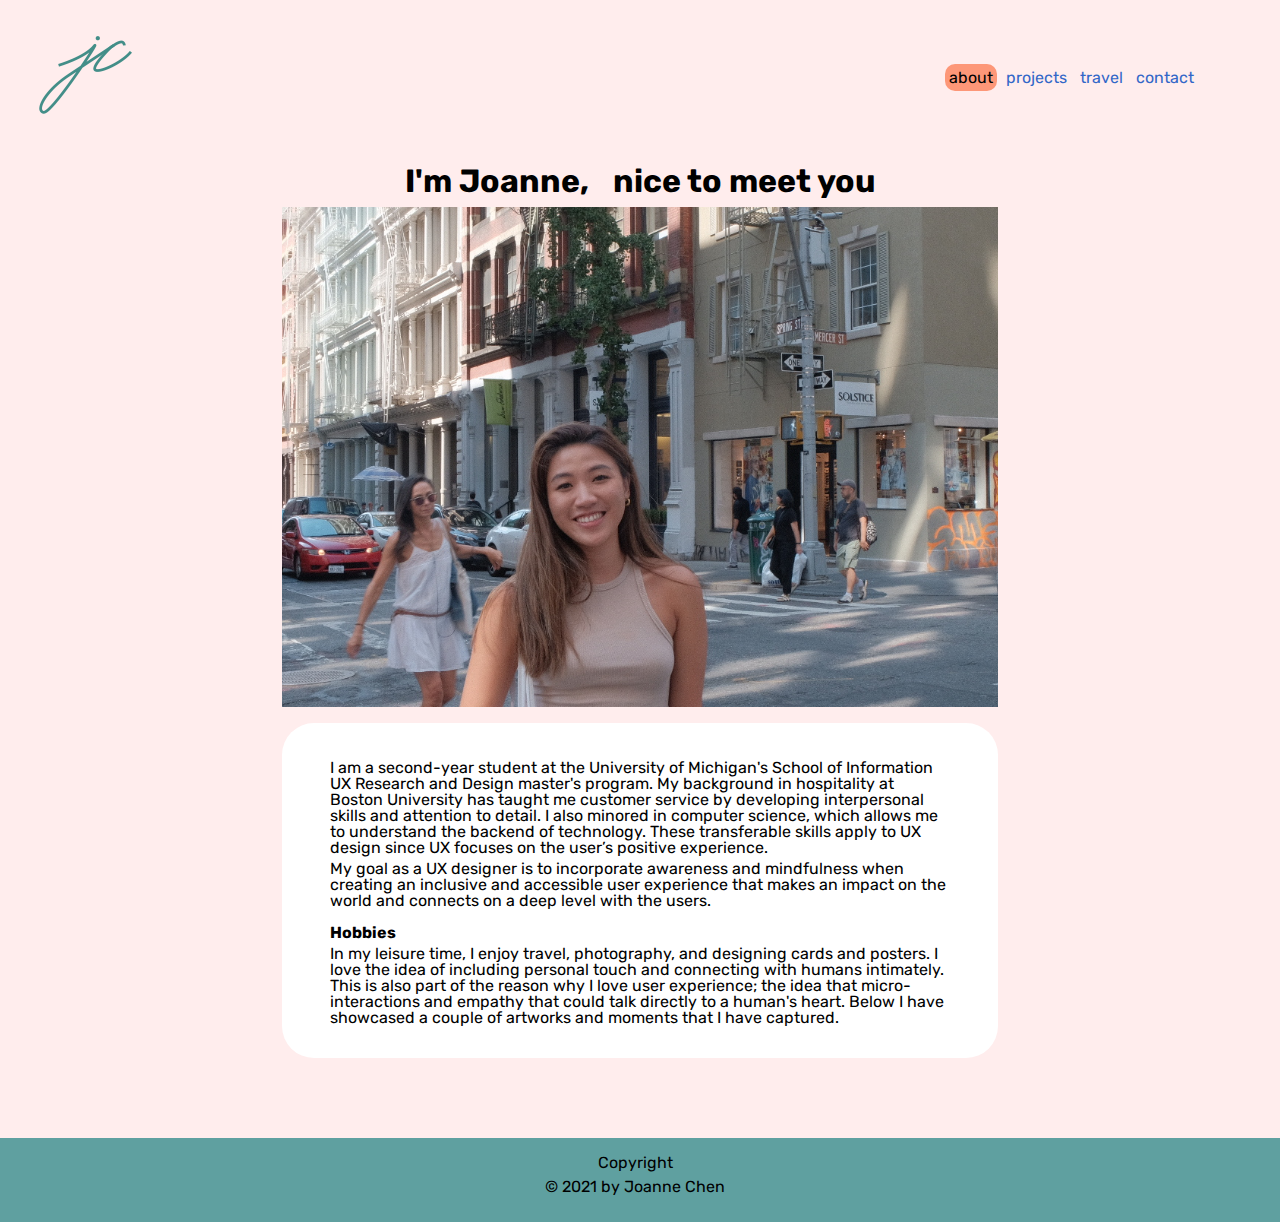
<file: about.html>
<!DOCTYPE html>
<html lang="en">
<head>
  <!-- Global site tag (gtag.js) - Google Analytics -->
<script async src="https://www.googletagmanager.com/gtag/js?id=G-TP9DRBNJSQ"></script>
<script>
  window.dataLayer = window.dataLayer || [];
  function gtag(){dataLayer.push(arguments);}
  gtag('js', new Date());

  gtag('config', 'G-TP9DRBNJSQ');
</script>
  <meta charset="UTF-8">
  <meta name="viewport" content="width=device-width, initial-scale=1.0">
  <link rel="shortcut icon" href="imgs/favicon.ico" type="image/x-icon">
  <link rel="stylesheet" href="css/html5reset.css">
	<link rel="stylesheet" href="css/about.css">
  <link rel="stylesheet" href="https://fonts.googleapis.com/css2?family=Rubik" >
  <link rel="stylesheet" href="https://cdnjs.cloudflare.com/ajax/libs/font-awesome/4.7.0/css/font-awesome.min.css">
  <title>Joanne | About Page</title>
</head>
<body>
  <div class="skip"><a href="#main">Skip to Main Content</a></div>
  <header>
    <a href="index.html">
       <img src="images/logo.png" href="index.html" alt="JC logo" id = "logo">
    </a>
    <nav>
      <ul class="nav_links">
          <li class="nav_item show"><a href="about.html">about</a></li>
          <li class="nav_item " id = "here"><a href="index.html">projects</a></li>
          <li class="nav_item"><a href="travel.html">travel</a></li>
          <li class="nav_item"><a href="contact.html">contact</a></li>
      </ul>
    </nav>
  </header>
    <main>
      <div class="intro">
        <h1 id = "main">I'm Joanne, </h1>
        <h1>nice to meet you</h1>
        <div class="parallax">

        </div>
        <!-- <img src="images/me.jpeg" alt="my pic" id = "me"> -->
        <div class="introparagraph">
          <p>
              I am a second-year student at the University of Michigan's School of Information UX Research and Design master's program. My background in hospitality at Boston University has taught me customer service by developing interpersonal skills and attention to detail. I also minored in computer science, which allows me to understand the backend of technology. These transferable skills apply to UX design since UX focuses on the user’s positive experience.
          </p>   
          <p>
              My goal as a UX designer is to incorporate awareness and mindfulness when creating an inclusive and accessible user experience that makes an impact on the world and connects on a deep level with the users.
          </p>
          <h2>Hobbies</h2>

          <p>In my leisure time, I enjoy travel, photography, and designing cards and posters. I love the idea of including personal touch and connecting with humans intimately. This is also part of the reason why I love user experience; the idea that micro-interactions and empathy that could talk directly to a human's heart. Below I have showcased a couple of artworks and moments that I have captured.</p>
      </div>
      </div>

   
    </main>
    <footer>
      <p>Copyright <br/>
        &copy; 2021 by Joanne Chen</p>
    </footer>
  </body>
</html>
</file>
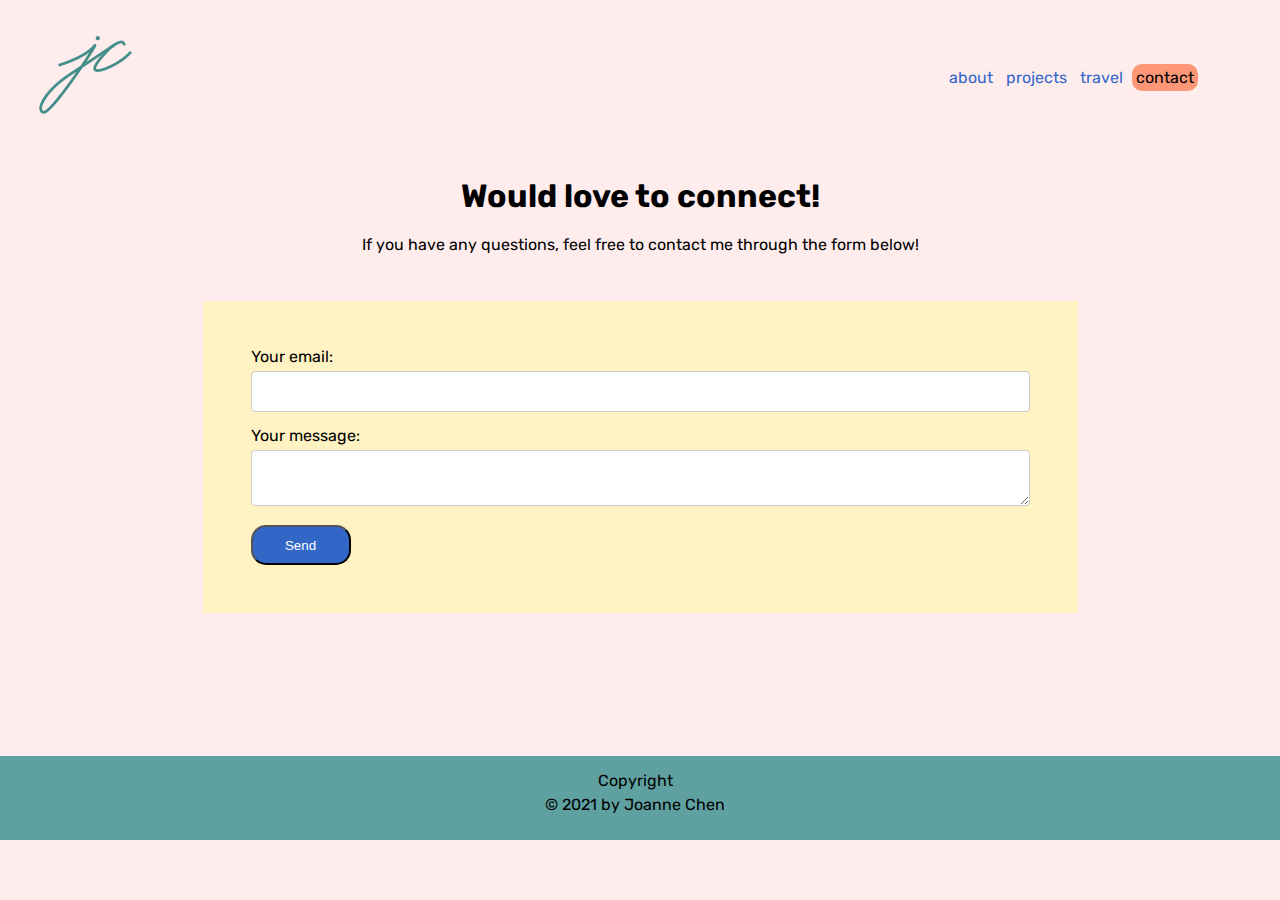
<file: contact.html>
<!DOCTYPE html>
<html lang="en">
<head>
<!-- Global site tag (gtag.js) - Google Analytics -->
<script async src="https://www.googletagmanager.com/gtag/js?id=G-TP9DRBNJSQ"></script>
<script>
  window.dataLayer = window.dataLayer || [];
  function gtag(){dataLayer.push(arguments);}
  gtag('js', new Date());

  gtag('config', 'G-TP9DRBNJSQ');
</script>
  <meta charset="UTF-8">
  <meta name="viewport" content="width=device-width, initial-scale=1.0">
  <link rel="shortcut icon" href="imgs/favicon.ico" type="image/x-icon">
  <link rel="stylesheet" href="css/html5reset.css">
	<link rel="stylesheet" href="css/contact.css">
  <link rel="stylesheet" href="https://fonts.googleapis.com/css2?family=Rubik" >
  <title>Joanne | Contact Page</title>
</head>
<body>
  <div class="skip"><a href="#main">Skip to Main Content</a></div>
  <header>
    <a href="index.html">
       <img src="images/logo.png" href="index.html" alt="JC logo" id = "logo">
    </a>
    <nav>
      <ul class="nav_links">
        <li class="nav_item"><a href="about.html">about</a></li>
        <li class="nav_item" id = "here"><a href="index.html">projects</a></li>
        <li class="nav_item"><a href="travel.html">travel</a></li>
        <li class="nav_item show"><a href="contact.html">contact</a></li>
    </ul>
    </nav>
  </header>
    <main  >
      <div class="intro">
        <h1 id = "main">Would love to connect! </h1>
        <p>
            If you have any questions, feel free to contact me through the form below!
        </p>   
        <form action="https://formspree.io/f/xwkadwwr"   method="POST">
          <label>Your email:
            <input type="email" name="_replyto">
          </label>
          <label>Your message:
            <textarea name="message"></textarea>
          </label>
          <!-- your other form fields go here -->
          <button type="submit">Send</button>
        </form>

      </div>
  
   
    </main>
    <footer>
      <p>Copyright <br/>
        &copy; 2021 by Joanne Chen</p>
    </footer>
  </body>
</html>
</file>
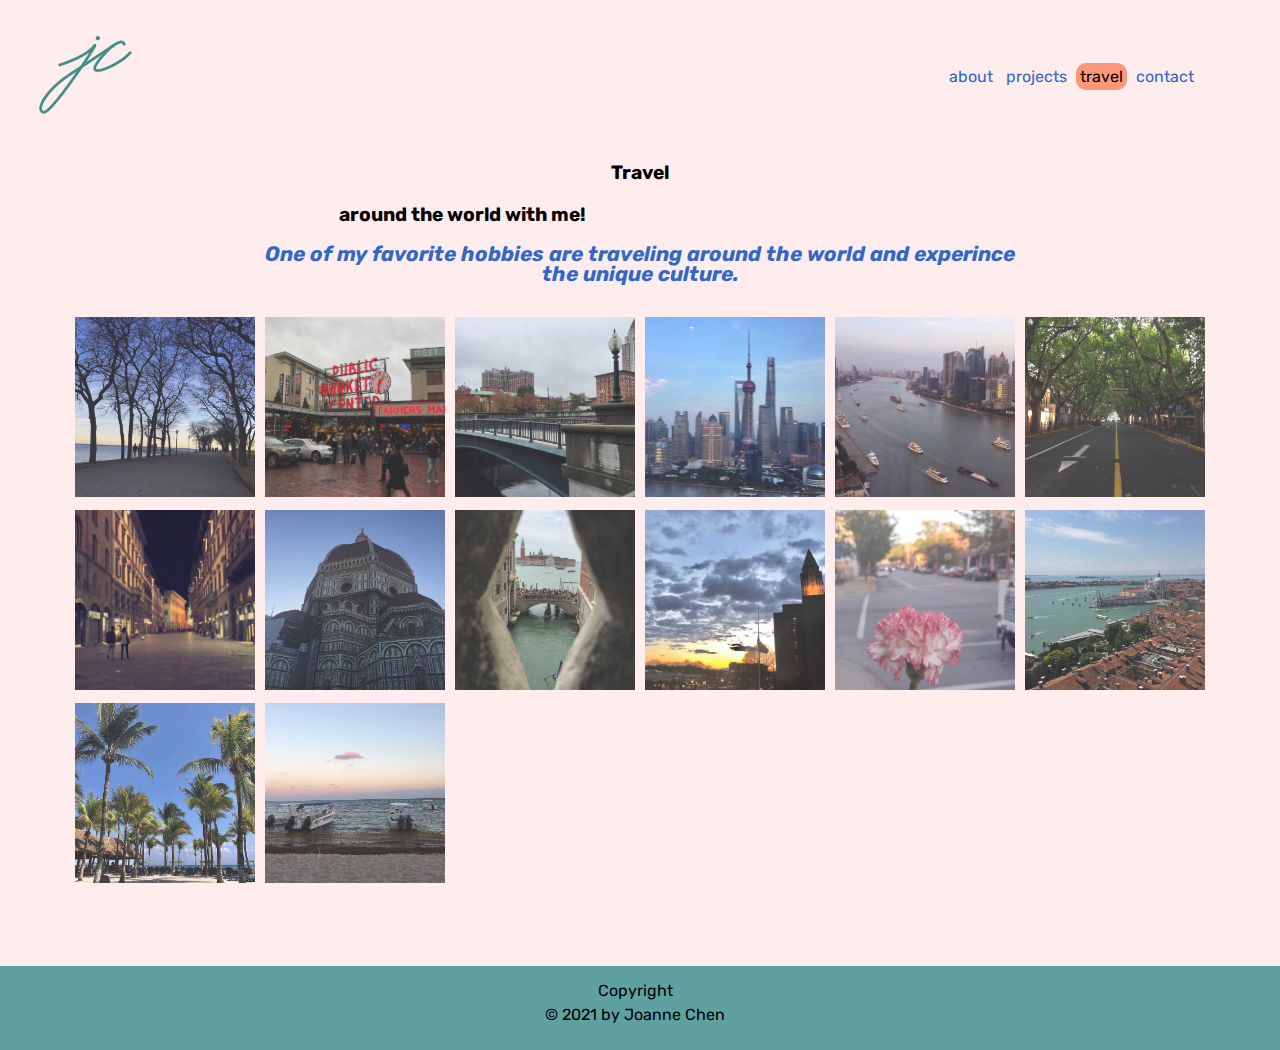
<file: travel.html>
<!DOCTYPE html>
<html lang="en">
<head>
    <!-- Global site tag (gtag.js) - Google Analytics -->
<script async src="https://www.googletagmanager.com/gtag/js?id=G-TP9DRBNJSQ"></script>
<script>
  window.dataLayer = window.dataLayer || [];
  function gtag(){dataLayer.push(arguments);}
  gtag('js', new Date());

  gtag('config', 'G-TP9DRBNJSQ');
</script>
  <meta charset="UTF-8">
  <meta name="viewport" content="width=device-width, initial-scale=1.0">
  <link rel="shortcut icon" href="imgs/favicon.ico" type="image/x-icon">
  <link rel="stylesheet" href="css/html5reset.css">
	<link rel="stylesheet" href="css/travel.css">
  <link rel="stylesheet" href="https://fonts.googleapis.com/css2?family=Rubik" >
  <title>Joanne | Travel Page</title>
</head>
<body>
  <div class="skip"><a href="#main">Skip to Main Content</a></div>
  <header>
    <a href="index.html">
       <img src="images/logo.png"  href="index.html" alt="JC logo" id = "logo">
    </a>
    <nav>
      <ul class="nav_links">
        <li class="nav_item"><a href="about.html">about</a></li>
        <li class="nav_item" id = "here"><a href="index.html">projects</a></li>
        <li class="nav_item show"><a href="travel.html">travel</a></li>
        <li class="nav_item"><a href="contact.html">contact</a></li>
    </ul>
    </nav>
  </header>
    <main>
      <div class="intro" id = "main">
        <div class="font">
          <h1>Travel </h1>
        </div>
        <div class="font">
          <h1><span>around the world with me!</span></h1>
        </div>
        <!-- <h1>Travel around the world with me!</h1> -->
        <h2>One of my favorite hobbies are traveling around the world and experince the unique culture.</h2>
        
      </div>
      <!-- <div class="container"> -->
        <div class="grid_parent" id="Project1" >
          <div class="grid_item"><img src="images/travel/pic1.jpeg" alt="Chicago" ></div>
          <div class="grid_item"><img src="images/travel/pic2.jpeg" alt="SweatBuddy" ></div>   
          <div class="grid_item"><img src="images/travel/pic3.jpeg" alt="SweatBuddy" ></div>
          <div class="grid_item"><img src="images/travel/pic4.jpeg" alt="SweatBuddy" ></div>
          <div class="grid_item"><img src="images/travel/pic5.jpeg" alt="SweatBuddy" ></div>
          <div class="grid_item"><img src="images/travel/pic6.jpeg" alt="SweatBuddy" ></div>
          <div class="grid_item"><img src="images/travel/pic7.jpeg" alt="SweatBuddy" ></div>
          <div class="grid_item"><img src="images/travel/pic8.jpeg" alt="SweatBuddy" ></div>
          <div class="grid_item"><img src="images/travel/pic10.jpeg" alt="SweatBuddy" ></div>
          <div class="grid_item"><img src="images/travel/pic11.jpeg" alt="SweatBuddy" ></div>
          <div class="grid_item"><img src="images/travel/pic12.jpeg" alt="SweatBuddy" ></div>
          <div class="grid_item"><img src="images/travel/pic13.jpeg" alt="SweatBuddy" ></div>
          <div class="grid_item"><img src="images/travel/pic15.jpeg" alt="SweatBuddy" ></div>
          <div class="grid_item"> <img src="images/travel/pic16.jpeg" alt="SweatBuddy" ></div>
        </div>

   
    </main>
    <footer>
      <p>Copyright <br/>
        &copy; 2021 by Joanne Chen</p>
    </footer>
  </body>
</html>
</file>
<file: css/about.css>
body{
    font-family: "Rubik", sans-serif;
    background:#FFEDED;
    color: black;
}
.skip a{
    background: white;
    -webkit-transition: top 1s ease-out;
    transition: top 1s ease-out;
    z-index: 1;
    left: 0;
    padding: 5px;   
    position: absolute;
    top: -40px;
  }
  
    .skip a:focus{
    top: 0px;
    color: #000000;
  }  

.intro{
    width:80%;
    text-align: center;
    margin: auto;
   
}

.introparagraph{
    background-color: white;
    padding-top: 3em;
    padding-bottom: 3em;
    border-radius: 2em;
}


h1{
    font-size: 2em;
    text-align: left;
    padding:10px;
    display: inline-flex;
}



h2{
    font-size: 1em;

    text-align: left;
    margin:1em 0 0 0.2em;


}

p{
    font-size: 1em; 
    padding-top: 5px;
    text-align: left;
}
 ul>li{

    padding:0.15em;
 }
img{
    /* display: block; */
    margin: auto;
    /* width: 550px; */

}
#logo{
    width: fit-content;
}
header{
    top:0;
    margin:2em ;
    display:flex;
    justify-content: space-between;
    align-items: center;
}

header>a{
    font-size: 2em;
}

.parallax {
    /* The image used */
    background-image: url(../images/me.jpeg);
  
    /* Set a specific height */
    min-height: 600px;
    margin: auto;
    object-fit:contain;
    width: 70%;
    margin-bottom: 1em;
  
    /* Create the parallax scrolling effect */
    background-attachment: fixed;
    background-position: center;
    background-repeat: no-repeat;
    background-size: cover;
  }
  


#me{
    object-fit:contain;
    width: 70%;
    margin-bottom: 1em;
         /* Create the parallax scrolling effect */

}

@media (prefers-reduced-motion: reduce){

    .skip a{
      -webkit-transition: none; /* sets to default setting */
      transition: none;        /* sets to default setting */
    }
  }



nav{
    display: flex;
}
.nav_links{
    font-family: 'Rubik', sans-serif;
    display: flex;
    flex-direction: row;
    align-items: flex-end;
  }
  
  .nav_item a{
    color: #3267C8;
    text-decoration: none;
    padding: 0.25em;
  }
  
  .nav_item a:hover, a:focus{
  
    color: #FD9778;
    text-decoration: underline;

  }
  .show a{
    color: black;
    border-radius: 10px ;
    background-color: #FD9778;
  }


footer {
    background-color: #5FA0A0;
    color: black;
    padding: 0.8em;
    text-align: center;
    line-height: 1.5;
    font-size: 1em;
    grid-row: 12/-1;
    margin-top: 5em;
  
}
footer p{
    text-align: center;
    padding: 0px 10px 10px 0px;
 
}

@media screen and (min-width: 600px){
  nav{
    padding-right: 2em;
  }

  p, h2{
      margin-left: 2em;
      margin-right: 2em;
  }
  .parallax {
    /* The image used */
    background-image: url(../images/me.jpeg);
  
    /* Set a specific height */
    min-height: 500px;
    margin: auto;
    object-fit:contain;
    width: 80%;
    margin-bottom: 1em;
  
    /* Create the parallax scrolling effect */
    background-attachment: fixed;
    background-position: center;
    background-repeat: no-repeat;
    background-size: cover;
  }
  .introparagraph{
    width: 80%;
    margin: auto;
    background-color: white;
    padding-top: 2em;
    padding-bottom: 2em;
    border-radius: 2em;
}

}
@media screen and (min-width: 850px){
    nav{
      padding-right: 3em;
    }
    p, h2{
        margin-left: 3em;
        margin-right: 3em;
    }
    .parallax {
      /* The image used */
      background-image: url(../images/me.jpeg);
    
      /* Set a specific height */
      min-height: 500px;
      margin: auto;
      object-fit:contain;
      width: 70%;
      margin-bottom: 1em;
    
      /* Create the parallax scrolling effect */
      background-attachment: fixed;
      background-position: center;
      background-repeat: no-repeat;
      background-size: cover;
    }
    .introparagraph{
      margin: auto;
      width: 70%;
      background-color: white;
      padding-top: 2em;
      padding-bottom: 2em;
      border-radius: 2em;
  }
  
}
</file>
<file: css/contact.css>
body{
    font-family: "Rubik", sans-serif;
    background:#FFEDED;
    color: black;
}
.skip a{
    background: white;
    -webkit-transition: top 1s ease-out;
    transition: top 1s ease-out;
    z-index: 1;
    left: 0;
    padding: 5px;   
    position: absolute;
    top: -40px;
  }
  
    .skip a:focus{
    top: 0px;
    color: #000000;
  }  
  

h1{
    font-size: 2em;
    text-align: center;
    padding:10px;
}


h2{
    font-size: 1.5em;
    font-style: italic;
    color:#3267C8;
    text-align: center;
    margin:0.1em 0 0 0;
}

p{
    font-size: 1em; 
    padding-top: 15px;
    text-align: center;
}
 ul>li{

    padding:0.15em;
 }
img{
    /* display: block; */
    margin: auto;
    /* width: 550px; */
}

header{

    top:0;
    margin:2em ;
    display:flex;
    justify-content: space-between;
    align-items: center;
}

header>a{
    font-size: 2em;
}
#logo{
    width: fit-content;
}


.intro{
    width:70%;
    text-align: left;
    margin: auto;
}
main{
    padding:15px;

  
}
form{
    background-color: #FFF2C3;
    padding:3em;
    margin-top: 3em;
    margin-bottom: 3em;
}
button{
    background-color:#3267C8;
    color:white;
    width:100px;
    font:1.5em;
    padding:0.8em;
    border-radius: 15px;
}




nav{
    display: flex;
}
.nav_links{
    font-family: 'Rubik', sans-serif;
    display: flex;
    flex-direction: row;
    align-items: flex-end;
  }
  
  .nav_item a{
    color: #3267C8;
    text-decoration: none;
    padding: 0.25em;
  }
  
  .nav_item a:hover, a:focus{
  
    color: #FD9778;
    text-decoration: underline;

  }
  .show a{
    color: black;
    border-radius: 10px ;
    background-color: #FD9778;
  }

  input, textarea {
    width: 100%;
    padding: 12px;
    border: 1px solid #ccc;
    border-radius: 4px;
    box-sizing: border-box;
    margin-top: 6px;
    margin-bottom: 16px;
    resize: vertical;
  }
footer {
    /* position: sticky; */
    background-color: #5FA0A0;
    color: black;
    padding: 0.8em;
    text-align: center;
    line-height: 1.5;
    font-size: 1em;
    grid-row: 12/-1;
    margin-top: 5em;
}
footer p{
    text-align: center;
    padding: 0px 10px 10px 0px;
 
}
@media screen and (min-width: 600px){
    nav{
      padding-right: 2em;
    }
  }
@media screen and (min-width: 850px){
    nav{
      padding-right: 3em;
    }
}

@media (prefers-reduced-motion: reduce){

    .skip a{
      -webkit-transition: none; /* sets to default setting */
      transition: none;        /* sets to default setting */
    }
  }
</file>
<file: css/travel.css>
body{
    font-family: "Rubik", sans-serif;
    background:#FFEDED;
    color: black;
}
.skip a{
    background: white;
    -webkit-transition: top 1s ease-out;
    transition: top 1s ease-out;
    z-index: 1;
    left: 0;
    padding: 5px;   
    position: absolute;
    top: -40px;
  }
  
    .skip a:focus{
    top: 0px;
    color: #000000;
  }  

h1{
    font-size: 1.5em;
    text-align: center;
    padding:10px;
}


h2{
    font-size: 1.3em;
    font-style: italic;
    color:#3267C8;
    text-align: center;
    margin:0.1em 0 0 0;
}

p{
    font-size: 1em; 
    padding-top: 15px;
}
 ul>li{

    padding:0.15em;
 }
img{

    margin: auto;
    /* width: 550px; */
}
#logo{
    width: fit-content;
}

header{
    top:0;
    margin:2em ;
    display:flex;
    justify-content: space-between;
    align-items: center;
}




.intro{
    width:60%;
    text-align: center;
    margin: auto;
}

.container  img{
    object-fit: cover;
    width:300px;
    height: 200px;
}

.grid_parent{
    display: grid;
    justify-content: center;
    align-items: center;
    margin-top: 10px;
    width:100vw;
    grid-template-columns: repeat(auto-fill, minmax(300px, 300px));
    column-gap: 10px;
    row-gap: 10px;

    /* grid-template-columns: repeat(2,1fr);
    grid-gap:10px; */
}
.grid_item img{
    width:300px;
    height:300px;
    object-fit:cover;
    object-position: center;
}
nav{
    display: flex;
}
.nav_links{
    font-family: 'Rubik', sans-serif;
    display: flex;
    flex-direction: row;
    align-items: flex-end;
  }
  
  .nav_item a{
    color: #3267C8;
    text-decoration: none;
    padding: 0.25em;
  }
  
  .nav_item a:hover, a:focus{
  
    color: #FD9778;
    text-decoration: underline;
    /* -webkit-text-decoration-style: dotted;
            text-decoration-style: dotted; */
  }
  .show a{
    color: black;
    border-radius: 10px ;
    background-color: #FD9778;
  }


  
  .font  {
    display:inline-block;
    overflow:hidden;
    white-space:nowrap;
  }
  
  .font:first-of-type {    /* For increasing performance 
                         ID/Class should've been used. 
                         For a small demo 
                         it's okaish for now */
    animation: showup 15s infinite;
  }
  
  .font:last-of-type {
    width:100%;
    animation: reveal 15s infinite;
  }
  
  .font:last-of-type span {
    margin-left:-355px;
    animation: slidein 15s infinite;
  }
  
  @keyframes showup {
      0% {opacity:0;}
      20% {opacity:1;}
      80% {opacity:1;}
      100% {opacity:0;}
  }
  
  @keyframes slidein {
      0% { margin-left:-800px; }
      20% { margin-left:-800px; }
      35% { margin-left:0px; }
      100% { margin-left:0px; }
  }
  
  @keyframes reveal {
      0% {opacity:0;width:0px;}
      20% {opacity:1;width:0px;}
      30% {width:355px;}
      80% {opacity:1;}
      100% {opacity:0;width:355px;}
  }

footer {
    background-color: #5FA0A0;
    color: black;
    padding: 0.8em;
    text-align: center;
    line-height: 1.5;
    font-size: 1em;
    grid-row: 12/-1;
    margin-top: 5em;
}
footer p{
    text-align: center;
    padding: 0px 10px 10px 0px;

}
@media (prefers-reduced-motion: reduce){

    .skip a{
      -webkit-transition: none; /* sets to default setting */
      transition: none;        /* sets to default setting */
    }
  }


  @media screen and (min-width: 600px){
    nav{
        padding-right: 2em;
      }

    .grid_item img{
        width:150px;
        height:150px;
        object-fit:cover;
        object-position: center;
    }
    .grid_parent{
        display: grid;
        justify-content:  dcenter;
        align-items: center;
        width:100vw;
        grid-template-columns: repeat(auto-fill, minmax(150px, 150px));
        column-gap: 8px;
        row-gap: 8px;
        margin-top: 1em;   
    }
    h1{
        font-size: 1.2em;
    }

    h2{
        font-size: 1em;
        font-style: italic;
        color:#3267C8;
        text-align: center;
        margin:0.2em ;
    }
  

      
}



@media screen and (min-width: 850px){
    nav{
        padding-right: 3em;
      }

    .grid_item img{
        width:180px;
        height:180px;
        object-fit:cover;
        object-position: center;
    }
    .grid_parent{
        display: grid;
        justify-content: center;
        align-items: center;
        width:100vw;
        grid-template-columns: repeat(auto-fill, minmax(180px, 180px));
        column-gap: 10px;
        row-gap: 10px;
        margin-top: 2em;   
    }

    h2{
        font-size: 1.3em;
        font-style: italic;
        color:#3267C8;
        text-align: center;
        margin:0.3em ;
    }

}
</file>
